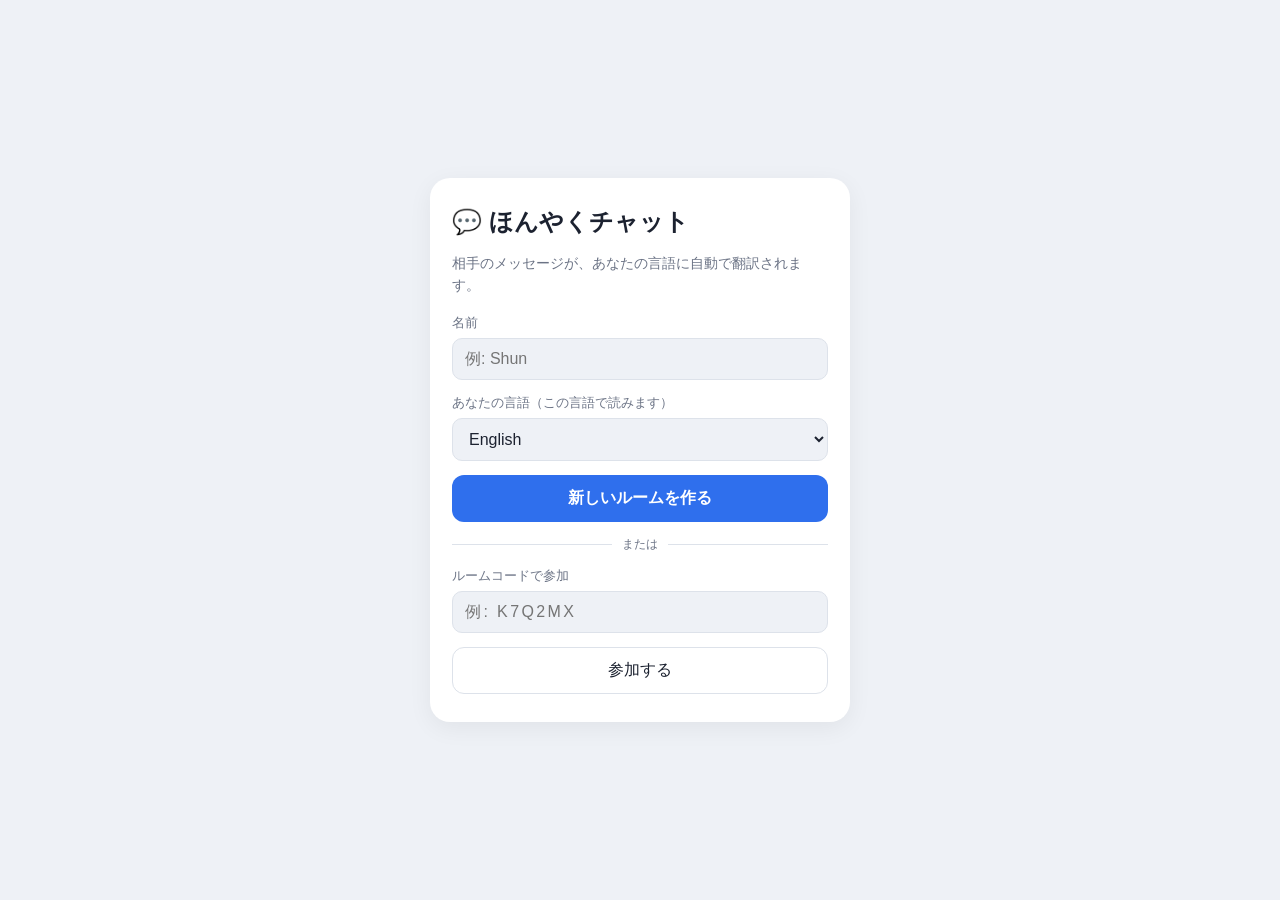
<file: chat/index.html>
<!DOCTYPE html>
<html lang="ja">
<head>
  <meta charset="utf-8">
  <meta name="viewport" content="width=device-width, initial-scale=1, viewport-fit=cover, interactive-widget=resizes-content">
  <title>ほんやくチャット</title>
  <meta name="theme-color" content="#2f6fed">
  <link rel="icon" href="data:image/svg+xml,<svg xmlns='http://www.w3.org/2000/svg' viewBox='0 0 100 100'><text y='.9em' font-size='90'>💬</text></svg>">
  <link rel="stylesheet" href="style.css">
</head>
<body>
  <!-- 入室画面 -->
  <section id="setup" class="screen">
    <div class="card">
      <h1>💬 ほんやくチャット</h1>
      <p class="lead">相手のメッセージが、あなたの言語に自動で翻訳されます。</p>

      <label>名前
        <input id="nameInput" type="text" maxlength="20" placeholder="例: Shun" autocomplete="nickname">
      </label>
      <label>あなたの言語（この言語で読みます）
        <select id="langSelect"></select>
      </label>

      <button id="createBtn" class="primary">新しいルームを作る</button>

      <div class="divider"><span>または</span></div>

      <label>ルームコードで参加
        <input id="codeInput" type="text" maxlength="8" placeholder="例: K7Q2MX" autocapitalize="characters" autocomplete="off">
      </label>
      <button id="joinBtn">参加する</button>

      <p id="setupError" class="error" hidden></p>
    </div>
  </section>

  <!-- チャット画面 -->
  <section id="chat" class="screen" hidden>
    <header class="chat-header">
      <button id="leaveBtn" class="icon-btn" aria-label="退出">‹</button>
      <div class="room-info">
        <div class="room-title">ルーム <span id="roomCode"></span></div>
        <div id="status" class="status">接続中…</div>
      </div>
      <button id="shareBtn" class="icon-btn" aria-label="招待リンクを共有">🔗</button>
    </header>

    <main id="messages" class="messages" aria-live="polite"></main>

    <form id="sendForm" class="composer">
      <textarea id="msgInput" rows="1" placeholder="メッセージを入力" enterkeyhint="send"></textarea>
      <button id="sendBtn" class="primary" type="submit" aria-label="送信">➤</button>
    </form>
  </section>

  <div id="toast" class="toast" hidden></div>

  <script src="peerjs.min.js"></script>
  <script src="app.js"></script>
</body>
</html>
</file>
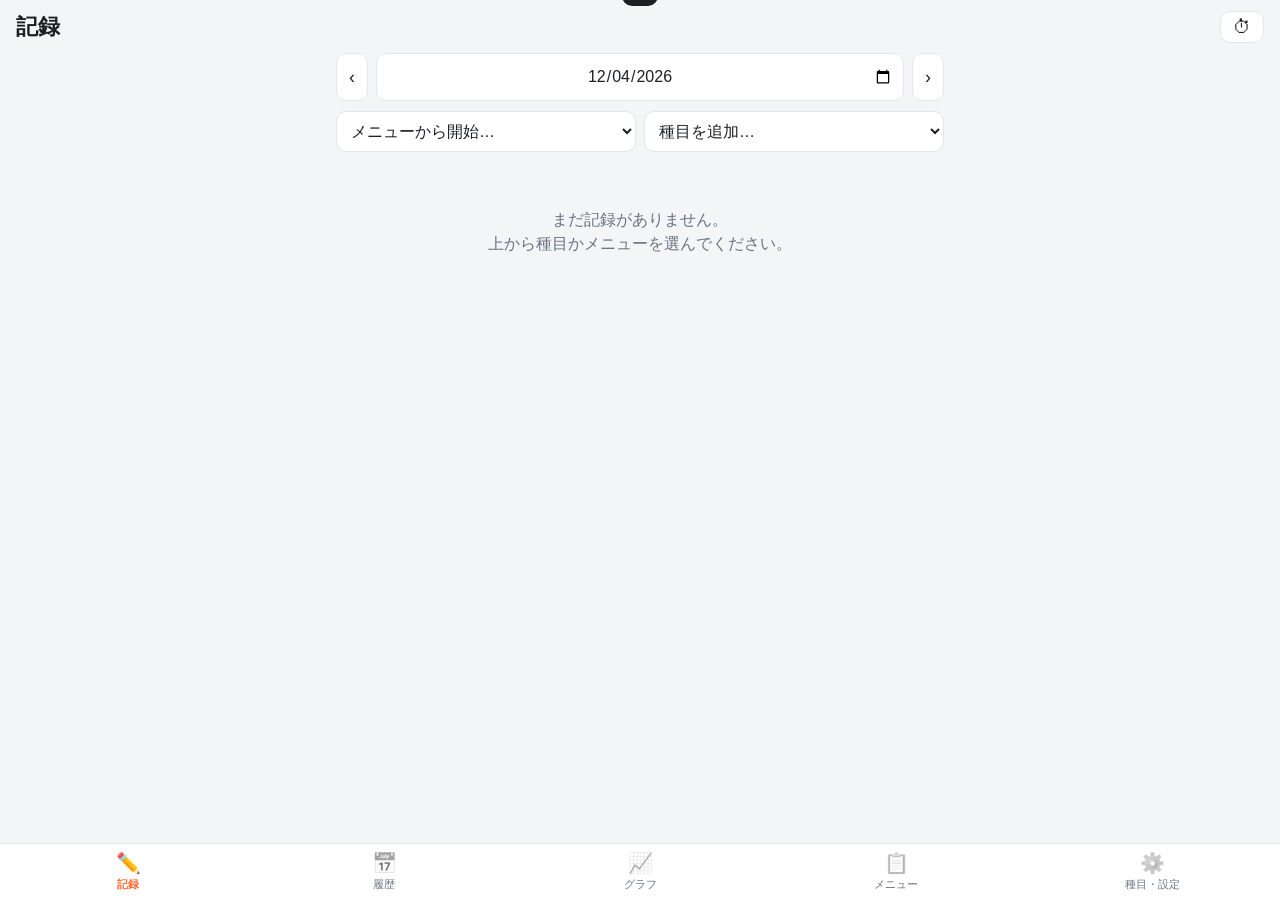
<file: workout/index.html>
<!DOCTYPE html>
<html lang="ja">
<head>
  <meta charset="utf-8">
  <meta name="viewport" content="width=device-width, initial-scale=1, viewport-fit=cover">
  <title>筋トレ記録</title>
  <meta name="theme-color" content="#ff6b35">
  <meta name="apple-mobile-web-app-capable" content="yes">
  <meta name="apple-mobile-web-app-status-bar-style" content="default">
  <meta name="apple-mobile-web-app-title" content="筋トレ記録">
  <link rel="manifest" href="manifest.json">
  <link rel="icon" href="icon.svg" type="image/svg+xml">
  <link rel="apple-touch-icon" href="icon-192.png">
  <link rel="stylesheet" href="style.css">
</head>
<body>
  <!-- インターバルタイマー（実行中のみ表示） -->
  <div id="timerBar" class="timer-bar hidden">
    <div class="timer-label">休憩</div>
    <div id="timerTime" class="timer-time">1:30</div>
    <div class="timer-btns">
      <button data-timer="-15">-15</button>
      <button data-timer="+15">+15</button>
      <button data-timer="stop" class="danger">停止</button>
    </div>
    <div class="timer-progress"><div id="timerProgress"></div></div>
  </div>

  <header class="app-header">
    <h1 id="pageTitle">記録</h1>
    <button id="timerQuick" class="icon-btn" aria-label="タイマー開始">⏱</button>
  </header>

  <main>
    <!-- 記録 -->
    <section id="tab-log" class="tab active">
      <div class="date-row">
        <button class="icon-btn" id="prevDay" aria-label="前の日">‹</button>
        <input type="date" id="logDate">
        <button class="icon-btn" id="nextDay" aria-label="次の日">›</button>
      </div>
      <div class="row gap">
        <select id="menuStart"><option value="">メニューから開始…</option></select>
        <select id="exerciseAdd"><option value="">種目を追加…</option></select>
      </div>
      <div id="logList"></div>
      <p id="logEmpty" class="empty">まだ記録がありません。<br>上から種目かメニューを選んでください。</p>
    </section>

    <!-- 履歴 -->
    <section id="tab-history" class="tab">
      <div class="cal-head">
        <button class="icon-btn" id="prevMonth" aria-label="前の月">‹</button>
        <h2 id="calTitle"></h2>
        <button class="icon-btn" id="nextMonth" aria-label="次の月">›</button>
      </div>
      <div class="cal-grid cal-week">
        <span>日</span><span>月</span><span>火</span><span>水</span><span>木</span><span>金</span><span>土</span>
      </div>
      <div id="calGrid" class="cal-grid"></div>
      <div id="calStats" class="muted center"></div>
      <div id="dayDetail"></div>
    </section>

    <!-- グラフ -->
    <section id="tab-chart" class="tab">
      <div class="row gap">
        <select id="chartExercise"></select>
        <select id="chartMetric"></select>
      </div>
      <div class="row gap range-row">
        <button data-range="30">1ヶ月</button>
        <button data-range="90" class="on">3ヶ月</button>
        <button data-range="365">1年</button>
        <button data-range="0">全期間</button>
      </div>
      <div id="chartBox" class="card chart-box"></div>
      <h3>自己ベスト</h3>
      <div id="prList"></div>
    </section>

    <!-- メニュー -->
    <section id="tab-menu" class="tab">
      <div class="card">
        <h3>メニューを作成</h3>
        <input type="text" id="menuName" placeholder="例：胸の日" maxlength="30">
        <div id="menuPicker" class="chip-list"></div>
        <button id="menuSave" class="primary full">保存</button>
      </div>
      <div id="menuList"></div>
    </section>

    <!-- 種目・設定 -->
    <section id="tab-settings" class="tab">
      <div class="card">
        <h3>種目を追加</h3>
        <input type="text" id="exName" placeholder="例：インクラインダンベルプレス" maxlength="40">
        <div class="row gap">
          <select id="exType">
            <option value="strength">筋トレ（kg × 回）</option>
            <option value="bodyweight">自重（回のみ）</option>
            <option value="cardio">有酸素（分・km）</option>
          </select>
          <select id="exPart">
            <option>胸</option><option>背中</option><option>脚</option><option>肩</option>
            <option>腕</option><option>腹</option><option>有酸素</option><option>その他</option>
          </select>
        </div>
        <button id="exSave" class="primary full">追加</button>
      </div>
      <div id="exList"></div>

      <div class="card">
        <h3>タイマー設定</h3>
        <label class="row between">休憩時間
          <select id="restSec">
            <option value="30">30秒</option><option value="45">45秒</option><option value="60">60秒</option>
            <option value="90">90秒</option><option value="120">2分</option><option value="180">3分</option>
            <option value="240">4分</option><option value="300">5分</option>
          </select>
        </label>
        <label class="row between">セット追加で自動スタート <input type="checkbox" id="autoTimer"></label>
        <label class="row between">音 <input type="checkbox" id="soundOn"></label>
        <label class="row between">バイブ <input type="checkbox" id="vibeOn"></label>
        <p class="muted small">※iPhoneのSafariはバイブに対応していません（音で通知されます）。</p>
      </div>

      <div class="card">
        <h3>データ</h3>
        <p class="muted small">記録はこの端末のブラウザ内に保存されます。機種変更の前などにバックアップしてください。</p>
        <div class="row gap">
          <button id="exportBtn">バックアップを保存</button>
          <button id="importBtn">バックアップから復元</button>
        </div>
        <input type="file" id="importFile" accept="application/json,.json" hidden>
      </div>
    </section>
  </main>

  <nav class="tabbar">
    <button data-tab="log" class="active"><span>✏️</span>記録</button>
    <button data-tab="history"><span>📅</span>履歴</button>
    <button data-tab="chart"><span>📈</span>グラフ</button>
    <button data-tab="menu"><span>📋</span>メニュー</button>
    <button data-tab="settings"><span>⚙️</span>種目・設定</button>
  </nav>

  <div id="toast" class="toast"></div>

  <script src="app.js"></script>
</body>
</html>
</file>
<file: chat/style.css>
:root {
  --bg: #eef1f6;
  --surface: #ffffff;
  --text: #1c2230;
  --muted: #6b7385;
  --line: #dde2ea;
  --accent: #2f6fed;
  --accent-text: #ffffff;
  --mine: #2f6fed;
  --mine-text: #ffffff;
  --theirs: #ffffff;
  --theirs-text: #1c2230;
  --error: #c62f3a;
}
@media (prefers-color-scheme: dark) {
  :root {
    --bg: #12151c;
    --surface: #1c212b;
    --text: #e7eaf0;
    --muted: #9099aa;
    --line: #2c3341;
    --accent: #5b8cff;
    --mine: #3a6ae0;
    --theirs: #232a36;
    --theirs-text: #e7eaf0;
    --error: #ff6b74;
  }
}

* { box-sizing: border-box; }
html, body { height: 100%; margin: 0; }
body {
  background: var(--bg);
  color: var(--text);
  font-family: -apple-system, BlinkMacSystemFont, "Hiragino Sans", "Noto Sans JP", "Segoe UI", sans-serif;
  font-size: 16px;
  -webkit-text-size-adjust: 100%;
}
[hidden] { display: none !important; }

button, input, select, textarea { font: inherit; color: inherit; }
button {
  border: 1px solid var(--line);
  background: var(--surface);
  border-radius: 12px;
  padding: 12px 16px;
  cursor: pointer;
}
button.primary { background: var(--accent); color: var(--accent-text); border-color: transparent; font-weight: 600; }
button:disabled { opacity: .5; cursor: default; }
input, select, textarea {
  width: 100%;
  border: 1px solid var(--line);
  background: var(--bg);
  border-radius: 10px;
  padding: 11px 12px;
  outline: none;
}
input:focus, select:focus, textarea:focus { border-color: var(--accent); }

/* ---------- 入室画面 ---------- */
.screen { height: 100%; }
#setup { display: flex; align-items: center; justify-content: center; padding: 16px; overflow-y: auto; }
.card {
  width: 100%; max-width: 420px;
  background: var(--surface);
  border-radius: 20px;
  padding: 28px 22px;
  display: flex; flex-direction: column; gap: 14px;
  box-shadow: 0 6px 24px rgba(0,0,0,.06);
}
.card h1 { margin: 0; font-size: 24px; }
.lead { margin: 0 0 4px; color: var(--muted); font-size: 14px; line-height: 1.6; }
.card label { display: flex; flex-direction: column; gap: 6px; font-size: 13px; color: var(--muted); }
.card label input, .card label select { color: var(--text); font-size: 16px; }
#codeInput { text-transform: uppercase; letter-spacing: .15em; }
.divider { display: flex; align-items: center; gap: 10px; color: var(--muted); font-size: 12px; }
.divider::before, .divider::after { content: ""; flex: 1; height: 1px; background: var(--line); }
.error { color: var(--error); font-size: 14px; margin: 0; }

/* ---------- チャット画面 ---------- */
#chat { display: flex; flex-direction: column; max-width: 720px; margin: 0 auto; }
.chat-header {
  display: flex; align-items: center; gap: 8px;
  padding: 10px 12px;
  padding-top: calc(10px + env(safe-area-inset-top));
  background: var(--surface);
  border-bottom: 1px solid var(--line);
}
.icon-btn { padding: 8px 12px; border: none; background: transparent; font-size: 20px; }
.room-info { flex: 1; min-width: 0; text-align: center; }
.room-title { font-weight: 600; }
#roomCode { letter-spacing: .1em; }
.status { font-size: 12px; color: var(--muted); white-space: nowrap; overflow: hidden; text-overflow: ellipsis; }
.status.ok::before { content: "● "; color: #2fb36b; }

.messages {
  flex: 1; overflow-y: auto;
  padding: 16px 12px;
  display: flex; flex-direction: column; gap: 10px;
}
.system { align-self: center; font-size: 12px; color: var(--muted); background: var(--surface); padding: 4px 12px; border-radius: 999px; text-align: center; max-width: 90%; }

.msg { display: flex; flex-direction: column; max-width: 80%; gap: 3px; }
.msg.mine { align-self: flex-end; align-items: flex-end; }
.msg.theirs { align-self: flex-start; align-items: flex-start; }
.meta { font-size: 11px; color: var(--muted); padding: 0 6px; }
.bubble {
  padding: 9px 13px;
  border-radius: 18px;
  line-height: 1.5;
  white-space: pre-wrap;
  overflow-wrap: anywhere;
}
.mine .bubble { background: var(--mine); color: var(--mine-text); border-bottom-right-radius: 6px; }
.theirs .bubble { background: var(--theirs); color: var(--theirs-text); border-bottom-left-radius: 6px; box-shadow: 0 1px 2px rgba(0,0,0,.05); }
.original {
  font-size: 13px; color: var(--muted);
  margin-top: 6px; padding-top: 6px;
  border-top: 1px dashed var(--line);
}
.translating { color: var(--muted); font-style: italic; }
.toggle {
  border: none; background: none; padding: 0 6px;
  font-size: 11px; color: var(--accent); border-radius: 0;
}

.composer {
  display: flex; gap: 8px; align-items: flex-end;
  padding: 10px 12px;
  padding-bottom: calc(10px + env(safe-area-inset-bottom));
  background: var(--surface);
  border-top: 1px solid var(--line);
}
.composer textarea { resize: none; max-height: 140px; border-radius: 20px; padding: 10px 14px; font-size: 16px; }
.composer button { border-radius: 50%; width: 44px; height: 44px; padding: 0; flex-shrink: 0; font-size: 18px; }

.toast {
  position: fixed; left: 50%; bottom: 90px; transform: translateX(-50%);
  background: rgba(20,24,32,.9); color: #fff;
  padding: 10px 16px; border-radius: 999px; font-size: 14px;
  max-width: calc(100% - 32px); text-align: center;
}
</file>
<file: workout/style.css>
:root {
  --bg: #f4f5f7;
  --card: #ffffff;
  --text: #1d1f23;
  --muted: #6b7280;
  --line: #e3e5e9;
  --accent: #ff6b35;
  --accent-soft: #ffe7dc;
  --danger: #e5484d;
  --gold: #e0a100;
  --cardio: #2f80ed;
  --cardio-soft: #dceaff;
}
@media (prefers-color-scheme: dark) {
  :root {
    --bg: #111317;
    --card: #1c1f25;
    --text: #eceef1;
    --muted: #9aa1ac;
    --line: #2c3038;
    --accent-soft: #3d2418;
    --cardio-soft: #172a45;
  }
}

* { box-sizing: border-box; }
html { -webkit-text-size-adjust: 100%; scroll-padding-top: 70px; scroll-padding-bottom: 90px; }
html.timer-on { scroll-padding-bottom: 200px; }
html.timer-on body { padding-bottom: calc(180px + env(safe-area-inset-bottom)); }
body {
  margin: 0;
  background: var(--bg);
  color: var(--text);
  font-family: -apple-system, BlinkMacSystemFont, "Hiragino Sans", "Noto Sans JP", sans-serif;
  font-size: 16px;
  line-height: 1.5;
  padding-bottom: calc(72px + env(safe-area-inset-bottom));
}
button, input, select {
  font: inherit;
  color: inherit;
}
button {
  border: 1px solid var(--line);
  background: var(--card);
  border-radius: 10px;
  padding: 8px 12px;
  cursor: pointer;
  -webkit-tap-highlight-color: transparent;
}
button:active { transform: scale(0.97); }
button.primary { background: var(--accent); border-color: var(--accent); color: #fff; font-weight: 600; }
button.danger { color: var(--danger); }
button.full { width: 100%; margin-top: 10px; }
input[type="text"], input[type="number"], input[type="date"], select {
  width: 100%;
  border: 1px solid var(--line);
  background: var(--card);
  border-radius: 10px;
  padding: 10px;
  min-width: 0;
}
input[type="checkbox"] { width: 22px; height: 22px; accent-color: var(--accent); }
h1, h2, h3 { margin: 0; }
h3 { font-size: 16px; margin: 16px 0 8px; }
.card h3 { margin-top: 0; }

.app-header {
  position: sticky; top: 0; z-index: 10;
  display: flex; align-items: center; justify-content: space-between;
  padding: calc(10px + env(safe-area-inset-top)) 16px 10px;
  background: var(--bg);
}
.app-header h1 { font-size: 22px; }
.icon-btn { padding: 6px 12px; font-size: 18px; line-height: 1; }

main { max-width: 640px; margin: 0 auto; padding: 0 16px; }
.tab { display: none; }
.tab.active { display: block; }

.row { display: flex; align-items: center; }
.row.gap { gap: 8px; margin-bottom: 10px; }
.row.between { justify-content: space-between; padding: 8px 0; }
.muted { color: var(--muted); }
.small { font-size: 13px; }
.center { text-align: center; }
.empty { text-align: center; color: var(--muted); padding: 40px 0; }
.hidden { display: none !important; }

.card {
  background: var(--card);
  border-radius: 14px;
  padding: 14px;
  margin-bottom: 12px;
  border: 1px solid var(--line);
}
.card > input + .row, .card > input + .chip-list { margin-top: 10px; }

/* 記録 */
.date-row { display: flex; gap: 8px; margin-bottom: 10px; }
.date-row input { text-align: center; }
.ex-card .ex-head { display: flex; justify-content: space-between; align-items: center; gap: 8px; }
.ex-card .ex-name { font-weight: 700; font-size: 17px; }
.tag {
  display: inline-block; font-size: 11px; padding: 1px 8px; border-radius: 99px;
  background: var(--accent-soft); color: var(--accent); margin-left: 6px; font-weight: 600; vertical-align: middle;
}
.tag.cardio { background: var(--cardio-soft); color: var(--cardio); }
.prev { font-size: 13px; color: var(--muted); margin: 2px 0 8px; }
.sets { list-style: none; margin: 0 0 8px; padding: 0; }
.sets li {
  display: flex; align-items: center; gap: 10px;
  padding: 6px 0; border-bottom: 1px dashed var(--line);
}
.sets .no { color: var(--muted); width: 28px; font-size: 13px; }
.sets .val { flex: 1; font-variant-numeric: tabular-nums; font-weight: 600; }
.sets .del { border: none; background: none; color: var(--muted); padding: 4px 8px; }
.pr-badge {
  font-size: 11px; font-weight: 700; color: #fff; background: var(--gold);
  border-radius: 6px; padding: 1px 6px;
}
.set-input { display: grid; grid-template-columns: 1fr 1fr auto; gap: 8px; align-items: center; }
.set-input .unit { position: relative; }
.set-input .unit input { padding-right: 34px; text-align: right; }
.set-input .unit span {
  position: absolute; right: 10px; top: 50%; transform: translateY(-50%);
  color: var(--muted); font-size: 13px; pointer-events: none;
}
.set-input.single { grid-template-columns: 1fr auto; }
.ex-remove { border: none; background: none; color: var(--muted); font-size: 13px; padding: 4px; }

/* カレンダー */
.cal-head { display: flex; justify-content: space-between; align-items: center; margin-bottom: 8px; }
.cal-head h2 { font-size: 18px; }
.cal-grid { display: grid; grid-template-columns: repeat(7, 1fr); gap: 4px; }
.cal-week span { text-align: center; font-size: 12px; color: var(--muted); padding: 4px 0; }
.cal-week span:first-child { color: var(--danger); }
.cal-day {
  aspect-ratio: 1; border-radius: 10px; padding: 0;
  display: flex; flex-direction: column; align-items: center; justify-content: center;
  font-size: 14px; position: relative;
}
.cal-day.blank { visibility: hidden; }
.cal-day.today { border-color: var(--accent); border-width: 2px; }
.cal-day.has { background: var(--accent); color: #fff; border-color: var(--accent); font-weight: 700; }
.cal-day.has.cardio-only { background: var(--cardio); border-color: var(--cardio); }
.cal-day.sel { outline: 3px solid var(--text); outline-offset: 1px; }
.cal-day .dots { font-size: 9px; line-height: 1; opacity: 0.9; }
#calStats { margin: 10px 0; font-size: 14px; }
.day-item { padding: 6px 0; border-bottom: 1px solid var(--line); }
.day-item:last-child { border-bottom: none; }
.day-item b { display: block; }

/* グラフ */
.range-row button { flex: 1; padding: 6px 0; font-size: 14px; }
.range-row button.on { background: var(--accent); color: #fff; border-color: var(--accent); }
.chart-box { padding: 10px 6px; min-height: 200px; }
.chart-box svg { width: 100%; height: auto; display: block; }
.chart-box .axis { stroke: var(--line); }
.chart-box .lbl { fill: var(--muted); font-size: 11px; }
.chart-box .line { fill: none; stroke: var(--accent); stroke-width: 2; stroke-linejoin: round; stroke-linecap: round; }
.chart-box .area { fill: var(--accent); opacity: 0.12; }
.chart-box .pt { fill: var(--card); stroke: var(--accent); stroke-width: 2; }
.chart-box.cardio .line { stroke: var(--cardio); }
.chart-box.cardio .area { fill: var(--cardio); }
.chart-box.cardio .pt { stroke: var(--cardio); }
.chart-summary { display: flex; justify-content: space-around; padding: 8px 4px 0; font-size: 13px; color: var(--muted); }
.chart-summary b { display: block; font-size: 17px; color: var(--text); }
.pr-row { display: flex; justify-content: space-between; align-items: baseline; gap: 8px; }
.pr-row .pr-val { font-weight: 700; font-variant-numeric: tabular-nums; text-align: right; }
.pr-row .pr-date { font-size: 12px; color: var(--muted); }

/* メニュー・種目 */
.chip-list { display: flex; flex-wrap: wrap; gap: 6px; }
.chip { font-size: 14px; padding: 6px 10px; border-radius: 99px; }
.chip.on { background: var(--accent); color: #fff; border-color: var(--accent); }
.chip .ord { font-size: 11px; opacity: 0.8; margin-right: 3px; }
.part-label { width: 100%; font-size: 12px; color: var(--muted); margin-top: 6px; }
.list-item { display: flex; justify-content: space-between; align-items: center; gap: 8px; }
.list-item .sub { font-size: 13px; color: var(--muted); }
.list-item .btns { display: flex; gap: 6px; flex-shrink: 0; }
.ex-group h3 { font-size: 14px; color: var(--muted); }
.ex-group .list-item { padding: 8px 0; border-bottom: 1px solid var(--line); }
.ex-group .list-item:last-child { border-bottom: none; }

/* タイマー */
.timer-bar {
  position: fixed; left: 0; right: 0; bottom: calc(64px + env(safe-area-inset-bottom)); z-index: 30;
  margin: 0 12px; padding: 10px 14px 14px;
  background: #1d1f23; color: #fff; border-radius: 16px;
  display: grid; grid-template-columns: auto 1fr auto; align-items: center; gap: 10px;
  box-shadow: 0 8px 24px rgba(0,0,0,.25);
}
.timer-bar.done { background: var(--accent); animation: pulse .6s ease-in-out 3; }
@keyframes pulse { 50% { transform: scale(1.03); } }
.timer-label { font-size: 13px; opacity: .7; }
.timer-time { font-size: 30px; font-weight: 700; font-variant-numeric: tabular-nums; }
.timer-btns { display: flex; gap: 6px; }
.timer-btns button { background: rgba(255,255,255,.12); border-color: transparent; color: #fff; padding: 6px 10px; font-size: 14px; }
.timer-btns button.danger { color: #ffb4b6; }
.timer-progress { grid-column: 1 / -1; height: 4px; background: rgba(255,255,255,.15); border-radius: 2px; overflow: hidden; }
.timer-progress div { height: 100%; background: var(--accent); width: 100%; transition: width .25s linear; }
.timer-bar.done .timer-progress div { background: #fff; }

/* タブバー */
.tabbar {
  position: fixed; left: 0; right: 0; bottom: 0; z-index: 20;
  display: flex; background: var(--card); border-top: 1px solid var(--line);
  padding-bottom: env(safe-area-inset-bottom);
}
.tabbar button {
  flex: 1; border: none; border-radius: 0; background: none; padding: 6px 0 8px;
  display: flex; flex-direction: column; align-items: center; font-size: 11px; color: var(--muted);
}
.tabbar button span { font-size: 20px; line-height: 1.3; filter: grayscale(1); opacity: .6; }
.tabbar button.active { color: var(--accent); font-weight: 700; }
.tabbar button.active span { filter: none; opacity: 1; }

.toast {
  position: fixed; left: 50%; top: calc(16px + env(safe-area-inset-top)); z-index: 50;
  transform: translate(-50%, -150%); transition: transform .3s;
  background: var(--text); color: var(--bg); padding: 10px 18px; border-radius: 99px;
  font-size: 14px; font-weight: 600; max-width: calc(100% - 32px); text-align: center;
}
.toast.show { transform: translate(-50%, 0); }
.toast.gold { background: var(--gold); color: #fff; }
</file>
